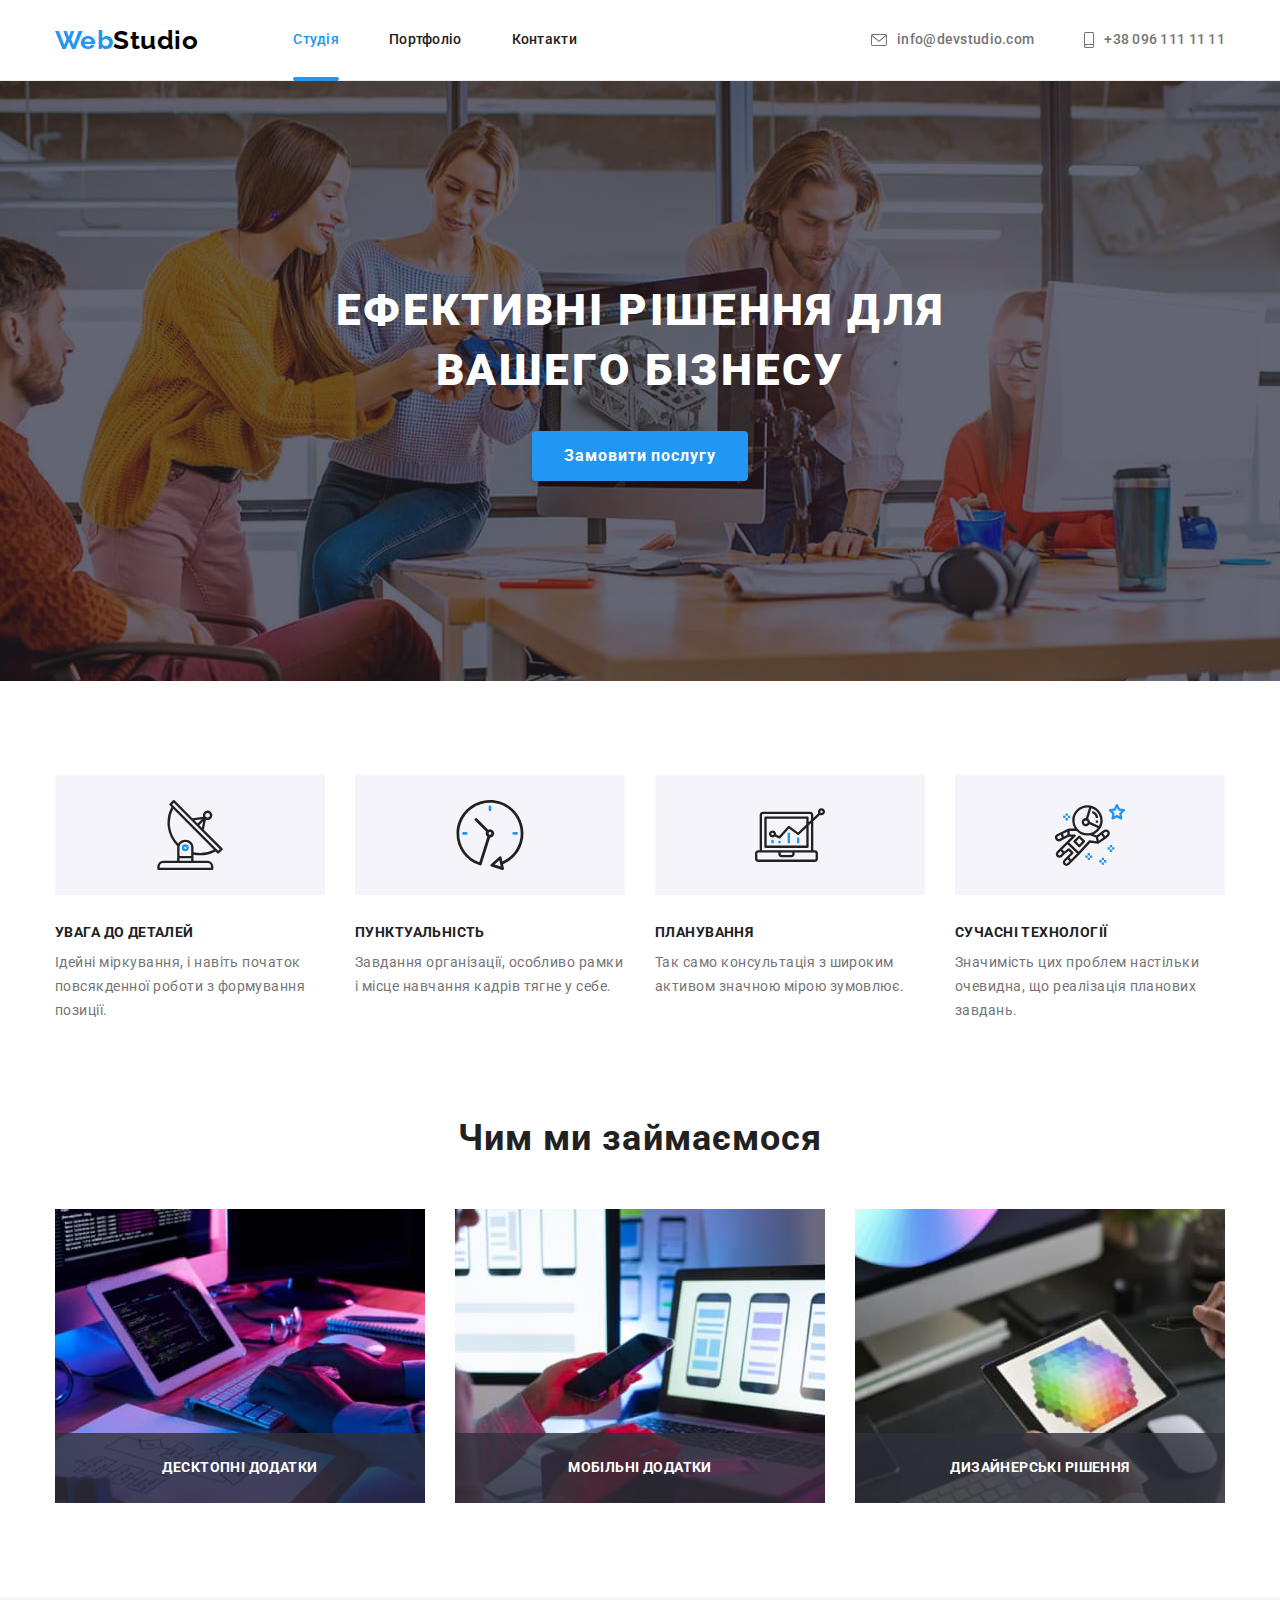
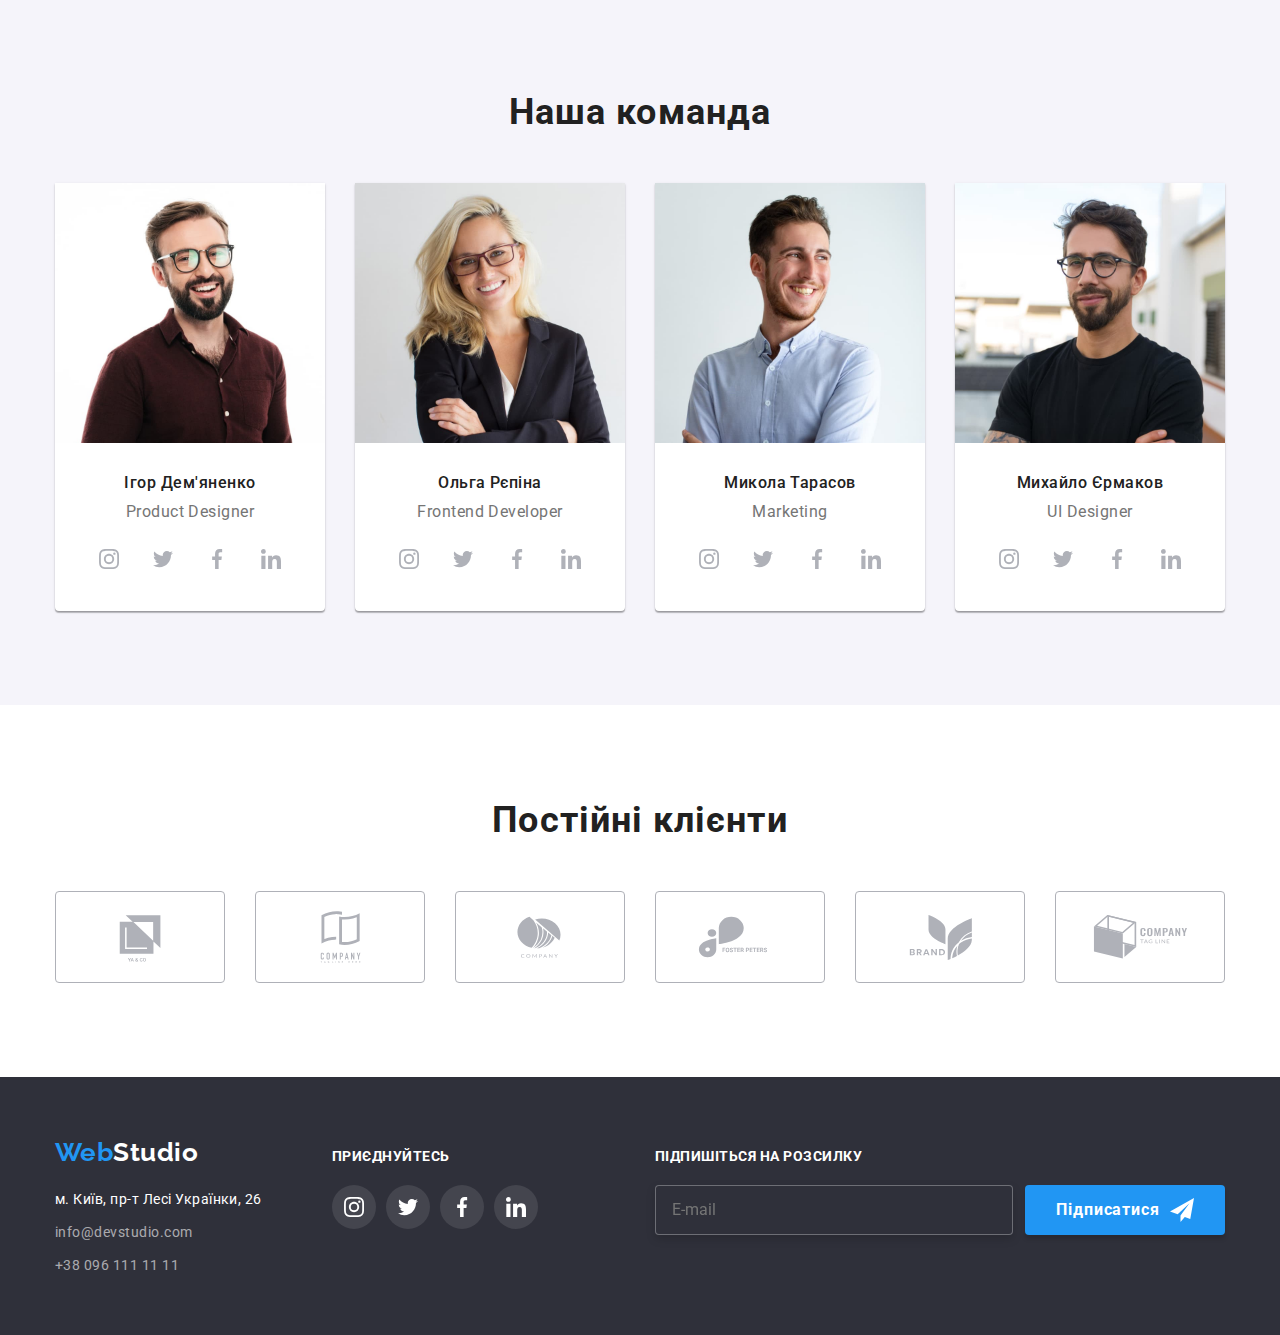
<file: index.html>
<!DOCTYPE html>
<html lang="uk">
<head>
    <meta charset="UTF-8">
    <meta http-equiv="X-UA-Compatible" content="IE=edge">
    <meta name="viewport" content="width=device-width, initial-scale=1.0">
    <title>WebStudio</title>
    <link href="https://fonts.googleapis.com/css2?family=Raleway:wght@700&family=Roboto:wght@400;500;700;900&display=swap" rel="stylesheet">
    <link rel="stylesheet" href="https://cdnjs.cloudflare.com/ajax/libs/modern-normalize/1.1.0/modern-normalize.min.css">
    <link rel="stylesheet" href="./css/styles.css">
</head>
<body>
    <header class="header">
        <div class="container header-item">
            <a href="./index.html" class="logo"><span class="logo-part">Web</span>Studio</a>
            <nav class="nav">
                <ul class="nav-list">
                    <li class="nav-list-item"><a href="./index.html" class="nav-link current">Студія</a></li>
                    <li class="nav-list-item"><a href="./portfolio.html" class="nav-link">Портфоліо</a></li>
                    <li class="nav-list-item"><a href="#" class="nav-link">Контакти</a></li>
                </ul>
            </nav>
            <ul class="contacts-list">
                <li class="contacts-list-item">
                    <a href="mailto:info@devstudio.com" class="contact-link">
                        <svg class="icon-envelope" width="16" height="12">
                            <use href="./images/icons.svg#envelope"></use>
                        </svg>
                        info@devstudio.com
                    </a>
                </li>
                <li class="contacts-list-item">
                    <a href="tel:+380961111111" class="contact-link">
                        <svg class="icon-smartphone" width="10" height="16">
                            <use href="./images/icons.svg#smartphone"></use>
                        </svg>
                        +38 096 111 11 11
                    </a>
                </li>
            </ul>
        </div>
    </header>
    <main>
        <section class="hero">
            <h1 class="hero-title">Ефективні рішення для вашего бізнесу</h1>
            <button type="button" class="hero-button" data-modal-open>Замовити послугу</button>
        </section>
        <section class="section features">
            <div class="container">
                <h2 class="features-title visually-hidden">Наші переваги</h2>
                <ul class="features-list">
                    <li class="features-item">
                        <div class="features-icon">
                            <svg class="icon-antenna" width="70" height="70" >
                                <use href="./images/icons.svg#antenna"></use>
                            </svg>
                        </div>
                        <h3 class="features-name">Увага до деталей</h3>
                        <p class="features-text">
                            Ідейні міркування, і навіть початок повсякденної роботи з формування позиції.
                        </p>
                    </li>
                    <li class="features-item">
                        <div class="features-icon">
                            <svg class="icon-clock" width="70" height="70" >
                                <use href="./images/icons.svg#clock"></use>
                            </svg>
                        </div>
                        <h3 class="features-name">Пунктуальність</h3>
                        <p class="features-text">
                            Завдання організації, особливо рамки і місце навчання кадрів тягне у себе.
                        </p>
                    </li>
                    <li class="features-item">
                        <div class="features-icon">
                            <svg class="icon-diagram" width="70" height="70" >
                                <use href="./images/icons.svg#diagram"></use>
                            </svg>
                        </div>
                        <h3 class="features-name">Планування</h3>
                        <p class="features-text">
                            Так само консультація з широким активом значною мірою зумовлює.
                        </p>
                    </li>
                    <li class="features-item">
                        <div class="features-icon">
                            <svg class="icon-astronaut" width="70" height="70" >
                                <use href="./images/icons.svg#astronaut"></use>
                            </svg>
                        </div>
                        <h3 class="features-name">Сучасні технології</h3>
                        <p class="features-text">
                            Значимість цих проблем настільки очевидна, що реалізація планових завдань.
                        </p>
                    </li>
                </ul>
            </div>
        </section>
        <section class=" section work">
            <div class="container">
                <h2 class="work-title">Чим ми займаємося</h2>
                <ul class="work-list">
                    <li class="work-item">
                        <img src="images/box_1.jpg" alt="Розробка сайтів" width="370">
                        <div class="work-item-thumb">
                            <h3 class="work-name">Десктопні додатки</h3>
                        </div>
                    </li>
                    <li class="work-item">
                        <img src="images/box_2.jpg" alt="Розробка мобільних додатків" width="370">
                        <div class="work-item-thumb">
                            <h3 class="work-name">Мобільні додатки</h3>
                        </div>
                    </li>
                    <li class="work-item">
                        <img src="images/box_3.jpg" alt="Розробка ігр" width="370">
                        <div class="work-item-thumb">
                            <h3 class="work-name">Дизайнерські рішення</h3>
                        </div>
                    </li>
                </ul>
            </div>
        </section>
        <section class="section team">
            <div class="container">
                <h2 class="team-title">Наша команда</h2>
                <ul class="team-members-list">
                    <li class="team-card">
                        <img class="team-member-photo" src="images/ihor.jpg" alt="Product Designer" width="270">
                        <div class="team-member">
                            <h3 class="team-member-name">Ігор Дем'яненко</h3>
                            <p class="team-member-position">Product Designer</p>
                            <ul class="social-network-list">
                                <li class="social-network">
                                    <a href="#" class="social-network-link">
                                        <svg class="social-network-icon" width="20" height="20">
                                            <use href="./images/icons.svg#instagram"></use>
                                        </svg>
                                    </a>
                                </li>
                                <li class="social-network">
                                    <a href="#" class="social-network-link">
                                        <svg class="social-network-icon" width="20" height="20">
                                            <use href="./images/icons.svg#twitter"></use>
                                        </svg>
                                    </a>
                                </li>
                                <li class="social-network">
                                    <a href="#" class="social-network-link">
                                        <svg class="social-network-icon" width="20" height="20">
                                            <use href="./images/icons.svg#facebook"></use>
                                        </svg>
                                    </a>
                                </li>
                                <li class="social-network">
                                    <a href="#" class="social-network-link">
                                        <svg class="social-network-icon" width="20" height="20">
                                            <use href="./images/icons.svg#linkedin"></use>
                                        </svg>
                                    </a>
                                </li>
                            </ul>
                        </div>
                    </li>
                    <li class="team-card">
                        <img class="team-member-photo" src="images/olha.jpg" alt="Frontend Developer" width="270">
                        <div class="team-member">
                            <h3 class="team-member-name">Ольга Рєпіна</h3>
                            <p class="team-member-position">Frontend Developer</p>
                            <ul class="social-network-list">
                                <li class="social-network">
                                    <a href="#" class="social-network-link">
                                        <svg class="social-network-icon" width="20" height="20">
                                            <use href="./images/icons.svg#instagram"></use>
                                        </svg>
                                    </a>
                                </li>
                                <li class="social-network">
                                    <a href="#" class="social-network-link">
                                        <svg class="social-network-icon" width="20" height="20">
                                            <use href="./images/icons.svg#twitter"></use>
                                        </svg>
                                    </a>
                                </li>
                                <li class="social-network">
                                    <a href="#" class="social-network-link">
                                        <svg class="social-network-icon" width="20" height="20">
                                            <use href="./images/icons.svg#facebook"></use>
                                        </svg>
                                    </a>
                                </li>
                                <li class="social-network">
                                    <a href="#" class="social-network-link">
                                        <svg class="social-network-icon" width="20" height="20">
                                            <use href="./images/icons.svg#linkedin"></use>
                                        </svg>
                                    </a>
                                </li>
                            </ul>
                        </div>
                    </li>
                    <li class="team-card">
                        <img class="team-member-photo" src="images/mykola.jpg" alt="Marketing" width="270">
                        <div class="team-member">
                            <h3 class="team-member-name">Микола Тарасов</h3>
                            <p class="team-member-position">Marketing</p>
                            <ul class="social-network-list">
                                <li class="social-network">
                                    <a href="#" class="social-network-link">
                                        <svg class="social-network-icon" width="20" height="20">
                                            <use href="./images/icons.svg#instagram"></use>
                                        </svg>
                                    </a>
                                </li>
                                <li class="social-network">
                                    <a href="#" class="social-network-link">
                                        <svg class="social-network-icon" width="20" height="20">
                                            <use href="./images/icons.svg#twitter"></use>
                                        </svg>
                                    </a>
                                </li>
                                <li class="social-network">
                                    <a href="#" class="social-network-link">
                                        <svg class="social-network-icon" width="20" height="20">
                                            <use href="./images/icons.svg#facebook"></use>
                                        </svg>
                                    </a>
                                </li>
                                <li class="social-network">
                                    <a href="#" class="social-network-link">
                                        <svg class="social-network-icon" width="20" height="20">
                                            <use href="./images/icons.svg#linkedin"></use>
                                        </svg>
                                    </a>
                                </li>
                            </ul>
                        </div>
                    </li>
                    <li class="team-card">
                        <img class="team-member-photo" src="images/mykhailo.jpg" alt="UI Designer" width="270">
                        <div class="team-member">
                            <h3 class="team-member-name">Михайло Єрмаков</h3>
                            <p class="team-member-position">UI Designer</p>
                            <ul class="social-network-list">
                                <li class="social-network">
                                    <a href="#" class="social-network-link">
                                        <svg class="social-network-icon" width="20" height="20">
                                            <use href="./images/icons.svg#instagram"></use>
                                        </svg>
                                    </a>
                                </li>
                                <li class="social-network">
                                    <a href="#" class="social-network-link">
                                        <svg class="social-network-icon" width="20" height="20">
                                            <use href="./images/icons.svg#twitter"></use>
                                        </svg>
                                    </a>
                                </li>
                                <li class="social-network">
                                    <a href="#" class="social-network-link">
                                        <svg class="social-network-icon" width="20" height="20">
                                            <use href="./images/icons.svg#facebook"></use>
                                        </svg>
                                    </a>
                                </li>
                                <li class="social-network">
                                    <a href="#" class="social-network-link">
                                        <svg class="social-network-icon" width="20" height="20">
                                            <use href="./images/icons.svg#linkedin"></use>
                                        </svg>
                                    </a>
                                </li>
                            </ul>
                        </div>
                    </li>
                </ul>
            </div>
        </section>
        <section class="section clients">
            <div class="container">
                <h2 class="clients-title">Постійні клієнти</h2>
                <ul class="clients-list">
                    <li class="clients-item">
                        <a href="#" class="clients-link">
                            <svg class="clients-icon" width="106" height="60">
                                <use href="./images/icons.svg#logo-1"></use>
                            </svg>
                        </a>
                    </li>
                    <li class="clients-item">
                        <a href="#" class="clients-link">
                            <svg class="clients-icon" width="106" height="60">
                                <use href="./images/icons.svg#logo-2"></use>
                            </svg>
                        </a>
                    </li>
                    <li class="clients-item">
                        <a href="#" class="clients-link">
                            <svg class="clients-icon" width="106" height="60">
                                <use href="./images/icons.svg#logo-3"></use>
                            </svg>
                        </a>
                    </li>
                    <li class="clients-item">
                        <a href="#" class="clients-link">
                            <svg class="clients-icon" width="106" height="60">
                                <use href="./images/icons.svg#logo-4"></use>
                            </svg>
                        </a>
                    </li>
                    <li class="clients-item">
                        <a href="#" class="clients-link">
                            <svg class="clients-icon" width="106" height="60">
                                <use href="./images/icons.svg#logo-5"></use>
                            </svg>
                        </a>
                    </li>
                    <li class="clients-item">
                        <a href="#" class="clients-link">
                            <svg class="clients-icon" width="106" height="60">
                                <use href="./images/icons.svg#logo-6"></use>
                            </svg>
                        </a>
                    </li>
                </ul>
            </div>
        </section>
    </main>
    <footer class="footer">
        <div class="container">
            <div class="addresses">
                <a href="./index.html" class="logo"><span class="logo-part">Web</span><span class="footer-logo-part">Studio</span></a>
                <address class="address">
                    <ul class="address-list">
                        <li class="address-list-item"><a href="https://goo.gl/maps/pS2nYjnish1aGiA88" class="address-link">м. Київ, пр-т Лесі Українки, 26</a></li>
                        <li class="address-list-item"><a href="mailto:info@devstudio.com" class="footer-contact-link">info@devstudio.com</a></li>
                        <li class="address-list-item"><a href="telto:+380961111111" class="footer-contact-link">+38 096 111 11 11</a></li>
                    </ul>
                </address>
            </div>
            <div class="links">
                <span class="item">Приєднуйтесь</span>
                <ul class="social-network-list">
                    <li class="social-network">
                        <a href="#" class="social-network-link">
                            <svg class="social-network-icon" width="20" height="20">
                                <use href="./images/icons.svg#instagram"></use>
                            </svg>
                        </a>
                    </li>
                    <li class="social-network">
                        <a href="#" class="social-network-link">
                            <svg class="social-network-icon" width="20" height="20">
                                <use href="./images/icons.svg#twitter"></use>
                            </svg>
                        </a>
                    </li>
                    <li class="social-network">
                        <a href="#" class="social-network-link">
                            <svg class="social-network-icon" width="20" height="20">
                                <use href="./images/icons.svg#facebook"></use>
                            </svg>
                        </a>
                    </li>
                    <li class="social-network">
                        <a href="#" class="social-network-link">
                            <svg class="social-network-icon" width="20" height="20">
                                <use href="./images/icons.svg#linkedin"></use>
                            </svg>
                        </a>
                    </li>
                </ul>
            </div>
            <form class="footer-form">
                <label class="form-field">
                    <span class="mail-label">Підпишіться на розсилку</span> 
                    <input type="email" name="mail" placeholder="E-mail">
                </label>
                <button type="submit" class="submit-button">
                    Підписатися
                    <svg class="send-icon" width="24" height="24">
                        <use href="./images/icons.svg#icon-send"></use>
                    </svg>
                </button>
            </form>
        </div>
    </footer>
    <div class="backdrop is-hidden" data-modal>
        <div class="modal">
            <button class="button-close" data-modal-close>
                <svg class="button-close-icon" width="18" height="18">
                    <use href="./images/icons.svg#close"></use>
                </svg>
            </button>
            <p class="form-title">Залиште свої дані, ми вам передзвонимо</p>
            <form class="contact-form">
                <ul class="form-list">
                    <li class="form-item">
                        <label class="contact-form-label">
                            <span class="contact-label-name">Ім'я</span> 
                            <input class="contact-form-input" type="text" name="name" placeholder=" ">
                            <svg class="contact-form-icon" width="18" height="18">
                                <use href="./images/icons.svg#person-black"></use>
                            </svg>
                        </label>
                    </li>
                    <li class="form-item">
                        <label class="contact-form-label">
                            <span class="contact-label-name">Телефон</span> 
                            <input class="contact-form-input" type="tel" name="tel" placeholder=" ">
                            <svg class="contact-form-icon" width="18" height="18">
                                <use href="./images/icons.svg#phone-black"></use>
                            </svg>
                        </label>
                    </li>
                    <li class="form-item">
                        <label class="contact-form-label">
                            <span class="contact-label-name">Пошта</span> 
                            <input class="contact-form-input" type="email" name="mail" placeholder=" ">
                            <svg class="contact-form-icon" width="18" height="18">
                                <use href="./images/icons.svg#email-black"></use>
                            </svg>
                        </label>
                    </li>
                    <li class="form-item">
                        <label class="contact-form-label">
                            <span class="contact-label-name">Коментар</span> 
                            <textarea name="comment" id="comment" placeholder="Введіть текст"></textarea>
                        </label>
                    </li>
                </ul>
                <label class="agreement-label">
                    <input class="checkbox" type="checkbox" name="agreement" value="agreement" id="agreement">
                    <svg class="check-icon" width="16" height="15">
                        <use href="./images/icons.svg#icon-check"></use>
                    </svg>
                    <span class="agreement-text">Погоджуюся з розсилкою та приймаю 
                       <a href="#" class="agreement-link">Умови договору</a></span>
                </label>
                <button class="send-button" type="submit">Відправити</button>
            </form>
        </div>
    </div>
    <script src="./js/modal.js"></script>
</body>
</html>
</file>
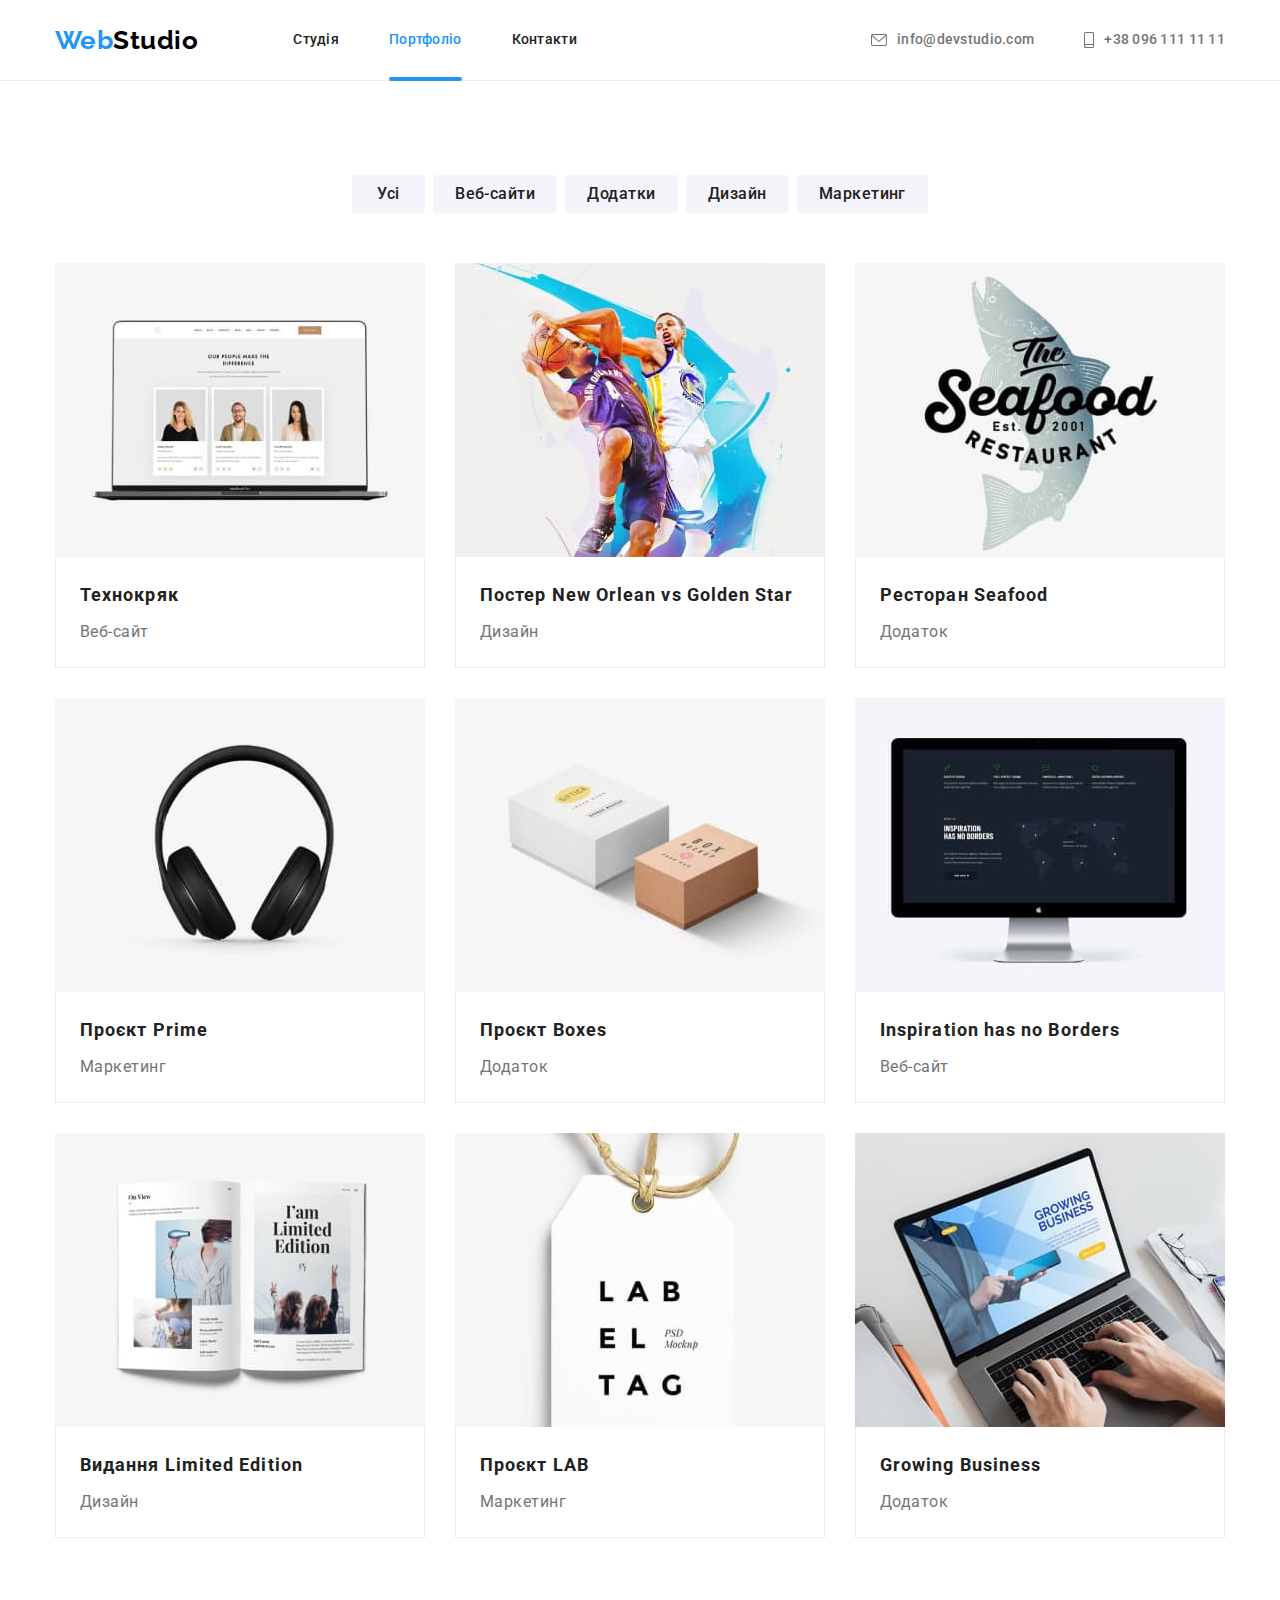
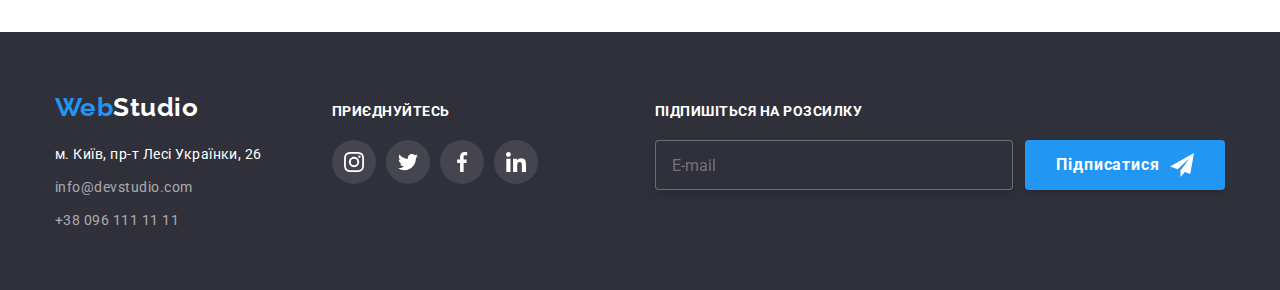
<file: portfolio.html>
<!DOCTYPE html>
<html lang="uk">
<head>
    <meta charset="UTF-8">
    <meta http-equiv="X-UA-Compatible" content="IE=edge">
    <meta name="viewport" content="width=device-width, initial-scale=1.0">
    <title>WebStudio</title>
    <link href="https://fonts.googleapis.com/css2?family=Raleway:wght@700&family=Roboto:wght@400;500;700;900&display=swap" rel="stylesheet">
    <link rel="stylesheet" href="https://cdnjs.cloudflare.com/ajax/libs/modern-normalize/1.1.0/modern-normalize.min.css">
    <link rel="stylesheet" href="./css/styles.css">
</head>
<body>
    <header class="header">
        <div class="container header-item">
            <a href="./index.html" class="logo"><span class="logo-part">Web</span>Studio</a>
            <nav class="nav">
                <ul class="nav-list">
                    <li class="nav-list-item"><a href="./index.html" class="nav-link">Студія</a></li>
                    <li class="nav-list-item"><a href="./portfolio.html" class="nav-link current">Портфоліо</a></li>
                    <li class="nav-list-item"><a href="#" class="nav-link">Контакти</a></li>
                </ul>
            </nav>
            <ul class="contacts-list">
                <li class="contacts-list-item">
                    <a href="mailto:info@devstudio.com" class="contact-link">
                        <svg class="icon-envelope" width="16" height="12">
                            <use href="./images/icons.svg#envelope"></use>
                        </svg>
                        info@devstudio.com
                    </a>
                </li>
                <li class="contacts-list-item">
                    <a href="tel:+380961111111" class="contact-link">
                        <svg class="icon-smartphone" width="10" height="16">
                            <use href="./images/icons.svg#smartphone"></use>
                        </svg>
                        +38 096 111 11 11
                    </a>
                </li>
            </ul>
        </div>
    </header>
    <main>
        <section class="section">
            <div class="container">
                <h1 class="visually-hidden">Портфоліо</h1>
                <ul class="buttons-list">
                    <li class="buttons-list-item"><button type="button" class="button">Усі</button></li>
                    <li class="buttons-list-item"><button type="button" class="button">Веб-сайти</button></li>
                    <li class="buttons-list-item"><button type="button" class="button">Додатки</button></li>
                    <li class="buttons-list-item"><button type="button" class="button">Дизайн</button></li>
                    <li class="buttons-list-item"><button type="button" class="button">Маркетинг</button></li>
                </ul>
                <ul class="projects-list">
                    <li class="projects-list-item">
                        <a href="#" class="project-link">
                            <div class="project-thumb">
                                <img src="./images/tehnokryak.jpg" alt="Технокряк" width="370">
                                <div class="project-overlay">
                                    <p class="project-text">Ресурс пропонує комплексні пропозиції з різним рівнем функціоналу та сервісів. Все це дозволить відвідувачу отримати вичерпні відомості про компанію чи приватну особу.</p>
                                </div>
                            </div>
                            <div class="project-description">
                                <h2 class="project-name">Технокряк</h2>
                                <p class="project-type">Веб-сайт</p>
                            </div>
                        </a>
                        </li>
                    <li class="projects-list-item">
                        <a href="#" class="project-link">
                            <div class="project-thumb">
                                <img src="./images/new-orlean-vs-golden-star.jpg" alt="Постер New Orlean vs Golden Star" width="370">
                                <div class="project-overlay">
                                    <p class="project-text">Ресурс пропонує комплексні пропозиції з різним рівнем функціоналу та сервісів. Все це дозволить відвідувачу отримати вичерпні відомості про компанію чи приватну особу.</p>
                                </div>
                            </div>
                            <div class="project-description">
                                <h2 class="project-name">Постер New Orlean vs Golden Star</h2>
                                <p class="project-type">Дизайн</p>
                            </div>
                        </a>
                    </li>
                    <li class="projects-list-item">
                        <a href="#" class="project-link">
                            <div class="project-thumb">
                                <img src="./images/restaurant-seafood.jpg" alt="Ресторан Seafood" width="370">
                                <div class="project-overlay">
                                    <p class="project-text">Ресурс пропонує комплексні пропозиції з різним рівнем функціоналу та сервісів. Все це дозволить відвідувачу отримати вичерпні відомості про компанію чи приватну особу.</p>
                                </div>
                            </div>
                            <div class="project-description">
                                <h2 class="project-name">Ресторан Seafood</h2>
                                <p class="project-type">Додаток</p>
                            </div>
                        </a>
                    </li>
                    <li class="projects-list-item">
                        <a href="#" class="project-link">
                            <div class="project-thumb">
                                <img src="./images/project-prime.jpg" alt="Проєкт Prime" width="370">
                                <div class="project-overlay">
                                    <p class="project-text">Ресурс пропонує комплексні пропозиції з різним рівнем функціоналу та сервісів. Все це дозволить відвідувачу отримати вичерпні відомості про компанію чи приватну особу.</p>
                                </div>
                            </div>
                            <div class="project-description">
                                <h2 class="project-name">Проєкт Prime</h2>
                                <p class="project-type">Маркетинг</p>
                            </div>
                        </a>
                    </li>
                    <li class="projects-list-item">
                        <a href="#" class="project-link">
                            <div class="project-thumb">
                                <img src="./images/project-boxes.jpg" alt="Проєкт Boxes" width="370">
                                <div class="project-overlay">
                                    <p class="project-text">Ресурс пропонує комплексні пропозиції з різним рівнем функціоналу та сервісів. Все це дозволить відвідувачу отримати вичерпні відомості про компанію чи приватну особу.</p>
                                </div>
                            </div>
                            <div class="project-description">
                                <h2 class="project-name">Проєкт Boxes</h2>
                                <p class="project-type">Додаток</p>
                            </div>
                        </a>
                    </li>
                    <li class="projects-list-item">
                    <a href="#" class="project-link">
                        <div class="project-thumb">
                            <img src="./images/inspiration-has-no-borders.jpg" alt="Inspiration has no Borders" width="370">
                            <div class="project-overlay">
                                <p class="project-text">Ресурс пропонує комплексні пропозиції з різним рівнем функціоналу та сервісів. Все це дозволить відвідувачу отримати вичерпні відомості про компанію чи приватну особу.</p>
                            </div>
                        </div>
                        <div class="project-description">
                            <h2 class="project-name">Inspiration has no Borders</h2>
                            <p class="project-type">Веб-сайт</p>
                        </div>
                    </a>
                    </li>
                    <li class="projects-list-item">
                        <a href="#" class="project-link">
                            <div class="project-thumb">
                                <img src="./images/limited-edition.jpg" alt="Видання Limited Edition" width="370">
                                <div class="project-overlay">
                                    <p class="project-text">Ресурс пропонує комплексні пропозиції з різним рівнем функціоналу та сервісів. Все це дозволить відвідувачу отримати вичерпні відомості про компанію чи приватну особу.</p>
                                </div>
                            </div>
                            <div class="project-description">
                                <h2 class="project-name">Видання Limited Edition</h2>
                                <p class="project-type">Дизайн</p>
                            </div>
                        </a>
                    </li>
                    <li class="projects-list-item">
                        <a href="#" class="project-link">
                            <div class="project-thumb">
                                <img src="./images/project-lab.jpg" alt="Проєкт LAB" width="370">
                                <div class="project-overlay">
                                    <p class="project-text">Ресурс пропонує комплексні пропозиції з різним рівнем функціоналу та сервісів. Все це дозволить відвідувачу отримати вичерпні відомості про компанію чи приватну особу.</p>
                                </div>
                            </div>
                            <div class="project-description">
                                <h2 class="project-name">Проєкт LAB</h2>
                                <p class="project-type">Маркетинг</p>
                            </div>
                        </a>
                    </li>
                    <li class="projects-list-item">
                        <a href="#" class="project-link">
                            <div class="project-thumb">
                                <img src="./images/growing-business.jpg" alt="Growing Business" width="370">
                                <div class="project-overlay">
                                    <p class="project-text">Ресурс пропонує комплексні пропозиції з різним рівнем функціоналу та сервісів. Все це дозволить відвідувачу отримати вичерпні відомості про компанію чи приватну особу.</p>
                                </div>
                            </div>
                            <div class="project-description">
                                <h2 class="project-name">Growing Business</h2>
                                <p class="project-type">Додаток</p>
                            </div>
                        </a>
                    </li>
                </ul>
            </div>
        </section>
    </main>
    <footer class="footer">
        <div class="container">
            <div class="addresses">
                <a href="./index.html" class="logo"><span class="logo-part">Web</span><span class="footer-logo-part">Studio</span></a>
                <address class="address">
                    <ul class="address-list">
                        <li class="address-list-item"><a href="https://goo.gl/maps/pS2nYjnish1aGiA88" class="address-link">м. Київ, пр-т Лесі Українки, 26</a></li>
                        <li class="address-list-item"><a href="mailto:info@devstudio.com" class="footer-contact-link">info@devstudio.com</a></li>
                        <li class="address-list-item"><a href="telto:+380961111111" class="footer-contact-link">+38 096 111 11 11</a></li>
                    </ul>
                </address>
            </div>
            <div class="links">
                <span class="item">Приєднуйтесь</span>
                <ul class="social-network-list">
                    <li class="social-network">
                        <a href="#" class="social-network-link">
                            <svg class="social-network-icon" width="20" height="20">
                                <use href="./images/icons.svg#instagram"></use>
                            </svg>
                        </a>
                    </li>
                    <li class="social-network">
                        <a href="#" class="social-network-link">
                            <svg class="social-network-icon" width="20" height="20">
                                <use href="./images/icons.svg#twitter"></use>
                            </svg>
                        </a>
                    </li>
                    <li class="social-network">
                        <a href="#" class="social-network-link">
                            <svg class="social-network-icon" width="20" height="20">
                                <use href="./images/icons.svg#facebook"></use>
                            </svg>
                        </a>
                    </li>
                    <li class="social-network">
                        <a href="#" class="social-network-link">
                            <svg class="social-network-icon" width="20" height="20">
                                <use href="./images/icons.svg#linkedin"></use>
                            </svg>
                        </a>
                    </li>
                </ul>
            </div>
            <form class="footer-form">
                <label class="form-field">
                    <span class="mail-label">Підпишіться на розсилку</span> 
                    <input type="email" name="mail" placeholder="E-mail">
                </label>
                <button type="submit" class="submit-button">
                    Підписатися
                    <svg class="send-icon" width="24" height="24">
                        <use href="./images/icons.svg#icon-send"></use>
                    </svg>
                </button>
            </form>
        </div>
    </footer>
</body>
</file>
<file: css/styles.css>
/* Основний колір тексту #212121 */
/* Вторичний колір тексту #757575 */
/* Білий #FFFFFF */
/* Білий колір тексту в футері rgba(255, 255, 255, 0.6) */
/* Акцент #2196F3 */

:root {
    --primary-text-color: #212121;
    --secondary-text-color: #757575;
    --accent-color: #2196F3;
    --primary-white-color: #FFFFFF;
    --secondary-bcg-color: #2F303A;
    --grey-color-btn-bcg: #F5F4FA;
    --black-color: #000;
    --hero-btn-color: #188CE8;
    --primary-icon-color: #AFB1B8;
    --hero-bcg-color: #C4C4C4;
}



body {
    background-color: var(--primary-white-color);
    color: var(--primary-text-color);
    font-family: 'Roboto', sans-serif;
    letter-spacing: 0.03em;
}

ul {
    margin: 0;
    padding: 0;
}

h1, h2, h3, h4, h5, h6 {
    margin-top: 0;
    margin-bottom: 0;
}

p {
    margin-top: 0;
    margin-bottom: 0;
}

img {
    max-width: 100%;
    display: block;
}

.container {
    width: 1200px;
    padding: 0 15px;
    margin-left: auto;
    margin-right: auto;
}

.nav-list,
.contacts-list,
.features-list,
.work-list,
.team-members-list,
.address-list,
.buttons-list,
.projects-list,
.social-network-list,
.clients-list,
.form-item {
    list-style: none;
}

.visually-hidden {
    position: absolute;
    white-space: nowrap;
    width: 1px;
    height: 1px;
    overflow: hidden;
    border: 0;
    padding: 0;
    clip: rect(0 0 0 0);
    clip-path: inset(50%);
    margin: -1px;
}

/* header */

.header {
    border-bottom: 1px solid #ECECEC;
}

.header-item {
    display: flex;
    align-items: center;
}

.logo {
    color: var(--black-color);
    font-family: 'Raleway', sans-serif;
    font-weight: 700;
    font-size: 26px;
    line-height: 1.19;
    text-decoration: none;
}

.logo-part {
    color: var(--accent-color);
}

.nav {
    margin-left: 95px;
}

.nav-list {
    display: flex;
}

.nav-list-item + .nav-list-item {
    margin-left: 50px;
}

.nav-list-item {
    position: relative;
}

.nav-link {
    display: block;
    padding-top: 32px;
    padding-bottom: 32px;

    color: var(--primary-text-color);
    font-weight: 500;
    font-size: 14px;
    line-height: 1.14;
    letter-spacing: 0.02em;
    text-decoration: none;

    transition: color 250ms cubic-bezier(0.4, 0, 0.2, 1);
}

.nav-link.current {
    color: var(--accent-color);
}

.nav-link.current::after {
    content: '';
    position: absolute;
    width: 100%;
    height: 4px;
    left: 0;
    bottom: -1px;

    background-color: var(--accent-color);
    border-radius: 2px;
}

.nav-link:hover,
.nav-link:focus,
.contact-link:hover,
.contact-link:focus {
    color: var(--accent-color);
}

.contacts-list {
    display: flex;
    margin-left: auto;
}

.contacts-list-item + .contacts-list-item {
    margin-left: 50px;
}

.contact-link {
    display: flex;
    align-items: center;
    padding-top: 32px;
    padding-bottom: 32px;

    color: var(--secondary-text-color);
    font-weight: 500;
    font-size: 14px;
    line-height: 1.14;
    letter-spacing: 0.02em;
    text-decoration: none;

    transition: color 250ms cubic-bezier(0.4, 0, 0.2, 1);
}

.icon-envelope, .icon-smartphone {
    fill: currentColor;
    margin-right: 10px;
}

/* footer  */

.footer {
    padding-top: 60px;
    padding-bottom: 57px;

    background-color: var(--secondary-bcg-color);
}

.footer-logo-part {
    color: var(--primary-white-color);
}

.address {
    margin-top: 20px;
}

.address-list {
    font-style: normal;
    font-weight: 400;
    font-size: 14px;
    line-height: 1.71;
}

.address-list-item + .address-list-item {
    margin-top: 9px;
}

.address-link {
    color: var(--primary-white-color);
    text-decoration: none;

    transition: color 250ms cubic-bezier(0.4, 0, 0.2, 1);
}

.footer-contact-link {
    color:rgba(255, 255, 255, 0.6);
    text-decoration: none;

    transition: color 250ms cubic-bezier(0.4, 0, 0.2, 1);
}

.address-link:hover,
.address-link:focus,
.footer-contact-link:hover,
.footer-contact-link:focus  {
    color: var(--accent-color);
}

.item {
    color: var(--primary-white-color);
    font-weight: 700;
    font-size: 14px;
    line-height: 1.14;
    text-transform: uppercase;
}

.footer .container {
    display: flex;
    align-items: baseline;
}

.links {
    margin-left: 70px;
    margin-right: auto;
    
}

.footer .social-network-list {
    width: 206px;
    height: 44px;
    margin-top: 20px;
}

.footer .social-network-link {
    background: rgba(255, 255, 255, 0.1);
}

.footer .social-network-icon {
    fill: var(--primary-white-color);
}

.footer-form {
    display: flex;
    align-items: flex-end;
}

.mail-label {
    margin-bottom: 20px;
    font-weight: 700;
    font-size: 14px;
    line-height: 1.14;
    text-transform: uppercase;

    color: #FFFFFF;
}

.form-field {
    display: inline-flex;
    flex-direction: column;
    margin-right: 12px;
}

.form-field input {
    width: 358px;
    height: 50px;
    padding-left: 16px;
    padding-top: 15px;
    padding-bottom: 15px;

    background-color: var(--secondary-bcg-color);
    color: rgba(255, 255, 255, 0.6);
    font-size: 16px;
    line-height: 1.25;

    border: 1px solid rgba(255, 255, 255, 0.3);
    filter: drop-shadow(0px 4px 4px rgba(0, 0, 0, 0.15));
    border-radius: 4px;
}

.form-field input::placeholder {

}

.submit-button {
    position: relative;
    display: flex;
    justify-content: center;
    align-items: center;
    gap: 10px;


    width: 200px;
    height: 50px;
    padding: 10px 28px;
    background: var(--accent-color);
    box-shadow: 0px 4px 4px rgba(0, 0, 0, 0.15);
    border-radius: 4px;
    border-width: 0;

    font-weight: 700;
    font-size: 16px;
    line-height: 1.88;
    letter-spacing: 0.06em;
    text-align: left;
    color: var(--primary-white-color);
}

.send-icon {
   /* position: absolute;
   top: 13px;
   left: 148px; */
}

/* Студія */
/* main  */
/* hero  */

.hero {
    max-width: 1600px;
    padding-top: 200px;
    padding-bottom: 200px;
    margin-right: auto;
    margin-left: auto;

    background-color: var(--hero-bcg-color);
    background-image: linear-gradient(
        to right,
        rgba(47, 48, 58, 0.4),
        rgba(47, 48, 58, 0.4)
    ),
    url('../images/hero-image.jpg');
    background-size: cover;
    background-repeat: no-repeat;
    background-position: 50% 50%;
    text-align: center;
}

.hero-title {
    max-width: 696px;
    margin-right: auto;
    margin-bottom: 30px;
    margin-left: auto;

    color: var(--primary-white-color);
    font-weight: 900;
    font-size: 44px;
    line-height: 1.36;
    letter-spacing: 0.06em;
    text-transform: uppercase;
}

.hero-button {
    min-width: 214px;
    border-radius: 4px;
    border-width: 0;
    border-color: transparent;
    padding: 10px 32px;
    box-shadow: 0px 4px 4px rgba(0, 0, 0, 0.15);
    
    background-color: var(--accent-color);
    color: var(--primary-white-color);
    cursor: pointer;
    font-family: inherit;
    font-weight: 700;
    font-size: 16px;
    line-height: 1.88;
    text-align: center;
    letter-spacing: 0.06em;

    transition: background-color 250ms cubic-bezier(0.4, 0, 0.2, 1);
}

.hero-button:hover,
.hero-button:focus {
    background-color: var(--hero-btn-color);
}

/* sections  */

.section {
    padding-top: 94px;
    padding-bottom: 94px;
}

.features-title,
.work-title,
.team-title,
.clients-title {
    font-weight: 700;
    font-size: 36px;
    line-height: 1.17;
    text-align: center;
    letter-spacing: 0.03em;
}

/* features  */

.features-list {
    display: flex;
}

.features-item + .features-item {
    min-width: 270px;
    margin-left: 30px;
}

.features-icon {
    height: 120px;
    display: flex;
    justify-content: center;
    align-items: center;
    margin-bottom: 30px;
    background-color: var(--grey-color-btn-bcg);
}

.features-name {
    margin-bottom: 10px;

    font-weight: 700;
    font-size: 14px;
    line-height: 1.14;
    letter-spacing: 0.03em;
    text-transform: uppercase;
}

.features-text {
    color: var(--secondary-text-color);
    font-size: 14px;
    line-height: 1.71;
}

/* work */

.work {
    padding-top: 0;
}

.work-title {
    margin-bottom: 50px;
}

.work-list {
    display: flex;
}

.work-item + .work-item {
    margin-left: 30px;
}

.work-item {
    position: relative;
}

.work-item-thumb {
    position: absolute;
    left: 0;
    bottom: 0;
    height: 70px;
    width: 100%;

    padding-top: 27px;
    padding-bottom: 27px;
    background: rgba(47, 48, 58, 0.8);
}

.work-name {
    
    color: var(--primary-white-color);
    font-weight: 700;
    font-size: 14px;
    line-height: 1.14;
    text-align: center;
    letter-spacing: 0.03em;
    text-transform: uppercase;

}

/* team  */

.team {
    background-color: var(--grey-color-btn-bcg);
}

.team-title {
    margin-bottom: 50px;
}

.team-members-list {
    display: flex;
}

.team-card + .team-card {
    margin-left: 30px;
}

.team-card {
    border-bottom-left-radius: 4px;
    border-bottom-right-radius: 4px;
    box-shadow: 0px 1px 3px rgba(0, 0, 0, 0.12), 0px 1px 1px rgba(0, 0, 0, 0.14), 0px 2px 1px rgba(0, 0, 0, 0.2);
    background-color: var(--primary-white-color);
}

.team-member-photo {

}

.team-member {
    padding-top: 30px;
    padding-bottom: 30px;
}

.team-member-name {
    margin-bottom: 10px;

    font-weight: 500;
    font-size: 16px;
    line-height: 1.19;
    text-align: center;
}

.team-member-position {
    margin-bottom: 16px;

    color: var(--secondary-text-color);
    font-size: 16px;
    line-height: 1.19;
    text-align: center;
}

.social-network-list {
    display: flex;
    justify-content: center;
}

.social-network {
    width: 44px;
    height: 44px;
}

.social-network-link {
    display: block;
    width: 100%;
    height: 100%;
    border-radius: 50%;
    padding: 12px;

    color: var(--primary-icon-color);

    transition: background-color 250ms cubic-bezier(0.4, 0, 0.2, 1),
    color 250ms cubic-bezier(0.4, 0, 0.2, 1) ;
}

.social-network-link:hover,
.social-network-link:focus {
    background-color: var(--accent-color);
    color: var(--primary-white-color);
}

.social-network + .social-network {
    margin-left: 10px;
}

.social-network-icon {
    fill: currentColor;
}


/* clients */

.clients-title {
    margin-bottom: 50px;
}

.clients-list {
    display: flex;
}

.clients-link {
    display: block;
    width: 170px;
    height: 92px;
    border: 1px solid var(--primary-icon-color);
    border-radius: 4px;
    padding: 16px 32px;

    color: var(--primary-icon-color);

    transition: border-color 250ms cubic-bezier(0.4, 0, 0.2, 1),
    color 250ms cubic-bezier(0.4, 0, 0.2, 1);
}

.clients-item + .clients-item {
    margin-left: 30px;
}

.clients-link:hover,
.clients-link:focus {
    border-color: var(--accent-color);
    color: var(--accent-color);
}

.clients-icon {
    fill: currentColor;
}

.backdrop {
    position: fixed;
    top: 0;
    left: 0;
    height: 100%;
    width: 100%;
    background-color: rgba(0, 0, 0, 0.2);

    opacity: 1;
    transition: opacity 250ms cubic-bezier(0.4, 0, 0.2, 1);
}

.backdrop.is-hidden {
    visibility: hidden;
    opacity: 0;
    pointer-events: none; 
}

.backdrop.is-hidden .modal {
    transform: translate(-50%, -50%) scale(0.7) ;
}

.modal {
    position: absolute;
    top: 50%;
    left: 50%;

    min-height: 581px;
    min-width: 528px;
    padding: 40px;

    background-color: #fff;
    box-shadow: 0px 1px 3px rgba(0, 0, 0, 0.12), 0px 1px 1px rgba(0, 0, 0, 0.14), 0px 2px 1px rgba(0, 0, 0, 0.2);
    border-radius: 4px;

    transform: translate(-50%, -50%) scale(1);
    transition: transform 250ms cubic-bezier(0.4, 0, 0.2, 1);
}

.contact-form {
    margin-top: 12px;
}

.form-list {
    margin-bottom: 20px;
}

.form-title {
    font-weight: 700;
    font-size: 20px;
    line-height: 1.15;
    text-align: center;

    color: var(--primary-text-color);
}


.form-item + .form-item {
    margin-top: 10px;
}

.contact-form-label {
    position: relative;

    display: flex;
    flex-direction: column;

    font-size: 12px;
    line-height: 1.17;
    letter-spacing: 0.01em;

    color: var(--secondary-text-color);
}

.contact-label-name {
    margin-bottom: 4px;
}

.contact-form-label + .contact-form-label {
    
}

.contact-form-label input {
    width: 448px;
    height: 40px;
    padding-left: 42px;
    padding-top: 12px;
    padding-bottom: 12px;
    padding-right: 12px;

    cursor: pointer;
    font-size: 14px;
    line-height: 1.71;

    border: 1px solid rgba(33, 33, 33, 0.2);
    border-radius: 4px;
}

.contact-form-label:focus-within > .contact-form-input {
    border: 1px solid var(--accent-color);
    border-radius: 4px;
}

.contact-form-label:focus-within > .contact-form-icon {
    fill: var(--accent-color);
}

.contact-form-label textarea {
    width: 448px;
    height: 120px;
    padding: 12px 16px;
    resize: none;

    cursor: pointer;

    font-size: 14px;
    line-height: 1.71;

    color: var(--primary-text-color);

    border: 1px solid rgba(33, 33, 33, 0.2);
    border-radius: 4px;
}

.contact-form-label textarea::placeholder {
    font-size: 12px;
    line-height: 1.17;
    letter-spacing: 0.01em;

    color: rgba(117, 117, 117, 0.5);
}

.contact-form-icon {
    position: absolute;
    top: 50%;
    left: 12px;
}

.agreement-label {
    display: flex;
    align-items: center;
    padding-left: 12px;
}

.checkbox {
    appearance: none;
    -moz-appearance: none;
    -webkit-appearance: none;

    position: absolute;
}

.check-icon {
    fill: var(--primary-white-color);
    border: 2px solid var(--primary-text-color);
    border-radius: 1px;

    transition: transform 250ms cubic-bezier(0.4, 0, 0.2, 1);
}

.checkbox:checked + .check-icon {
    fill: var(--accent-color);
    border: transparent;

    transform: scale(1.1);
}

.agreement-text {
    margin-left: 8px;

    font-size: 14px;
    line-height: 1.71;

    color: var(--secondary-text-color);
}

.agreement-link {
    font-size: 14px;
    line-height: 1.71;

    color: var(--accent-color);
}

.send-button {
    display: block;
    margin-top: 30px;
    margin-left: auto;
    margin-right: auto;
    padding: 10px 52px;

    cursor: pointer;

    font-weight: 700;
    font-size: 16px;
    line-height: 1.88;
    text-align: center;
    letter-spacing: 0.06em;

    color: var(--primary-white-color);

    background: var(--accent-color);
    box-shadow: 0px 4px 4px rgba(0, 0, 0, 0.15);
    border-radius: 4px;
    border-width: 0;

    transition: transform 250ms cubic-bezier(0.4, 0, 0.2, 1);
}

.send-button:hover,
.send-button:focus {
    background-color: var(--hero-btn-color);
    
    transform: scale(1.1);
}

.button-close {
    position: absolute;
    top: 8px;
    right: 8px;

    display: flex;
    justify-content: center;
    align-items: center;

    height: 30px;
    width: 30px;
    padding: 6px;
    
    background: #FFFFFF;
    border-radius: 50%;
    border: 1px solid rgba(0, 0, 0, 0.1);
    cursor: pointer;
}

.button-close:hover,
.button-close:focus {
    fill: var(--accent-color);
}

.button-close-icon {

}

/* portfolio page */

.buttons-list {
    display: flex;
    justify-content: center;
    margin-bottom: 50px;
}

.buttons-list-item + .buttons-list-item {
    margin-left: 8px;
}

.buttons-list-item {
    
}

.button {
    min-width: 73px;
    padding: 6px 22px;
    border-radius: 4px;
    border-width: 0;
    border-color: transparent;

    background-color:var(--grey-color-btn-bcg);
    color: var(--primary-text-color);
    cursor: pointer;
    font-family: inherit;
    font-weight: 500;
    font-size: 16px;
    line-height: 1.62;
    text-align: center;
    letter-spacing: 0.03em;

    transition: background-color 250ms cubic-bezier(0.4, 0, 0.2, 1),
    color 250ms cubic-bezier(0.4, 0, 0.2, 1),
    box-shadow 250ms cubic-bezier(0.4, 0, 0.2, 1);
}

.button:hover,
.button:focus {
    background-color: var(--accent-color);
    color: var(--primary-white-color);
    box-shadow: 0px 3px 1px rgba(0, 0, 0, 0.1), 0px 1px 2px rgba(0, 0, 0, 0.08), 0px 2px 2px rgba(0, 0, 0, 0.12);
}

.projects-list {
    display: flex;
    flex-wrap: wrap;
}

.projects-list-item {
    flex-basis: calc((100% - 60px) / 3);
}

.projects-list-item:not(:nth-child(3n)) {
    margin-right: 30px;
}

.projects-list-item:not(:nth-last-child(-n+3)) {
    margin-bottom: 30px;
}

.project-link {
    display: block;
    text-decoration: none;

    transition: box-shadow 250ms cubic-bezier(0.4, 0, 0.2, 1);
}

.project-link:hover,
.project-link:focus {
    box-shadow: 0px 1px 1px rgba(0, 0, 0, 0.12), 0px 4px 4px rgba(0, 0, 0, 0.06), 1px 4px 6px rgba(0, 0, 0, 0.16);
}

.project-link:hover .project-overlay {
    transform: translateY(0);
}

.project-thumb {
    position: relative;
    overflow: hidden;
}

.project-overlay {
    position: absolute;
    top: 0;
    left: 0;
    width: 370px;
    height: 100%;
    background: rgba(33, 150, 243, 0.9);

    transform: translateY(100%);
    transition: transform 250ms cubic-bezier(0.4, 0, 0.2, 1);
}

.project-text {
    position: absolute;
    top: 63px;
    left: 24px;
    bottom: 63px;
    right: 24px;    

    font-size: 18px;
    line-height: 1.56;
    letter-spacing: 0.03em;
    color: var(--primary-white-color);

    opacity: 0;
    transition: opacity 250ms cubic-bezier(0.4, 0, 0.2, 1);
}

.project-link:hover .project-text {
    opacity: 1;
}

.project-description {
    padding-top: 20px;
    padding-right: 24px;
    padding-bottom: 20px;
    padding-left: 24px;
    border-right: 1px solid #EEEEEE;
    border-bottom: 1px solid #EEEEEE;
    border-left: 1px solid #EEEEEE;
}

.project-name {
    margin-bottom: 4px;

    color: var(--primary-text-color);
    font-weight: 700;
    font-size: 18px;
    line-height: 2.0;
    letter-spacing: 0.06em;
}

.project-type {
    color: var(--secondary-text-color);
    font-size: 16px;
    line-height: 1.88;
}
</file>
